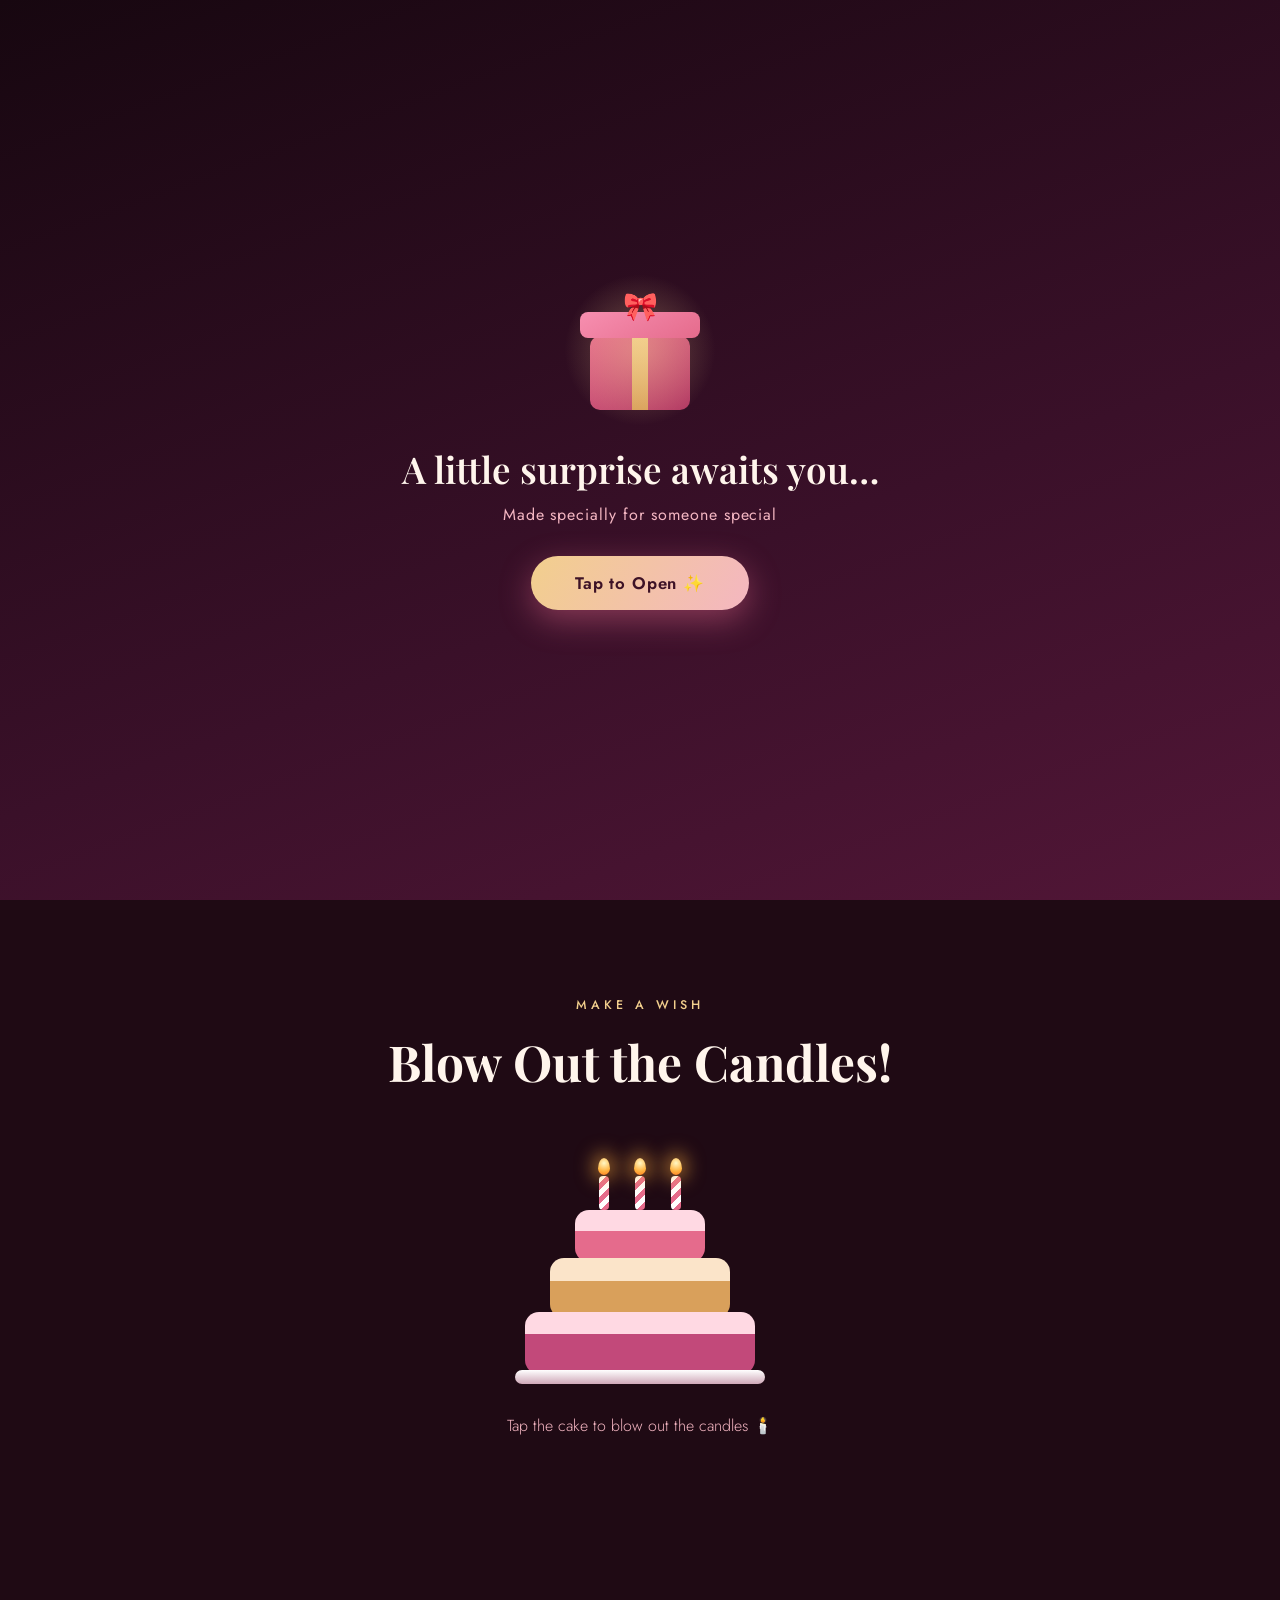
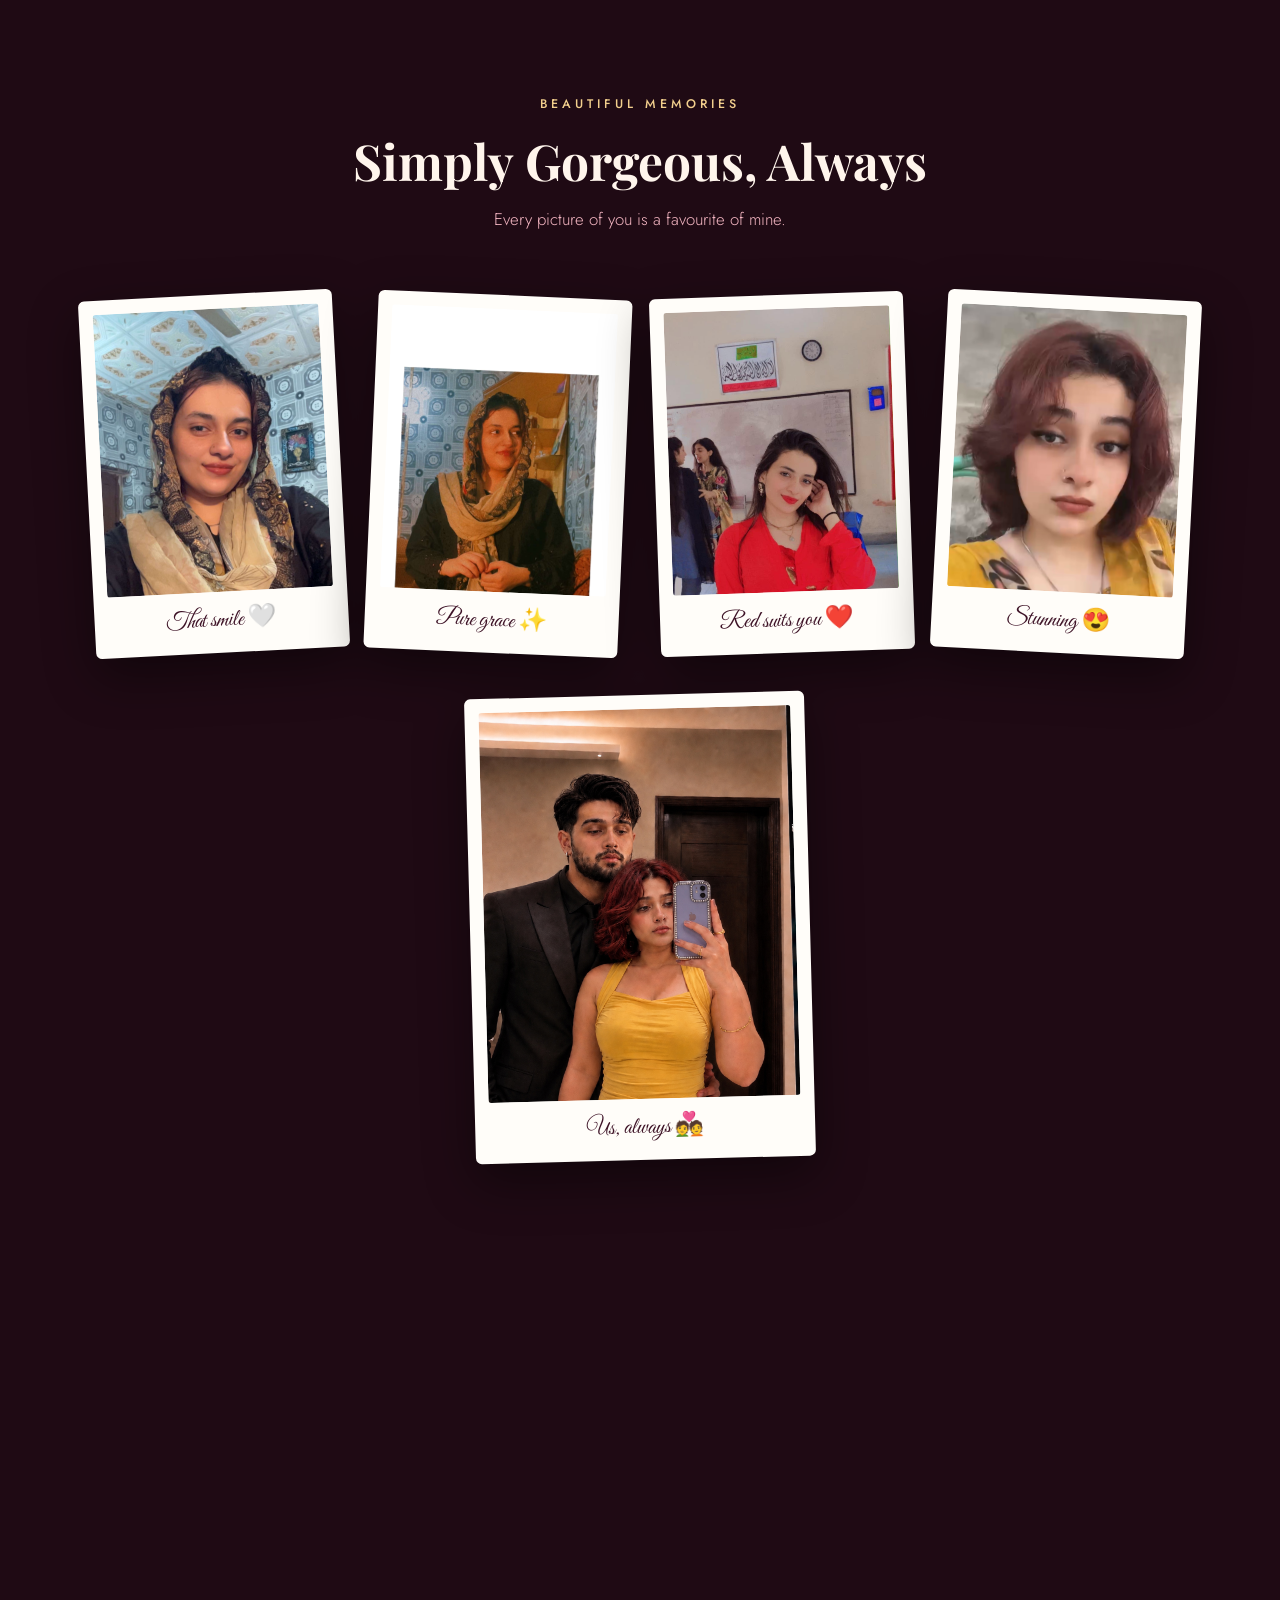
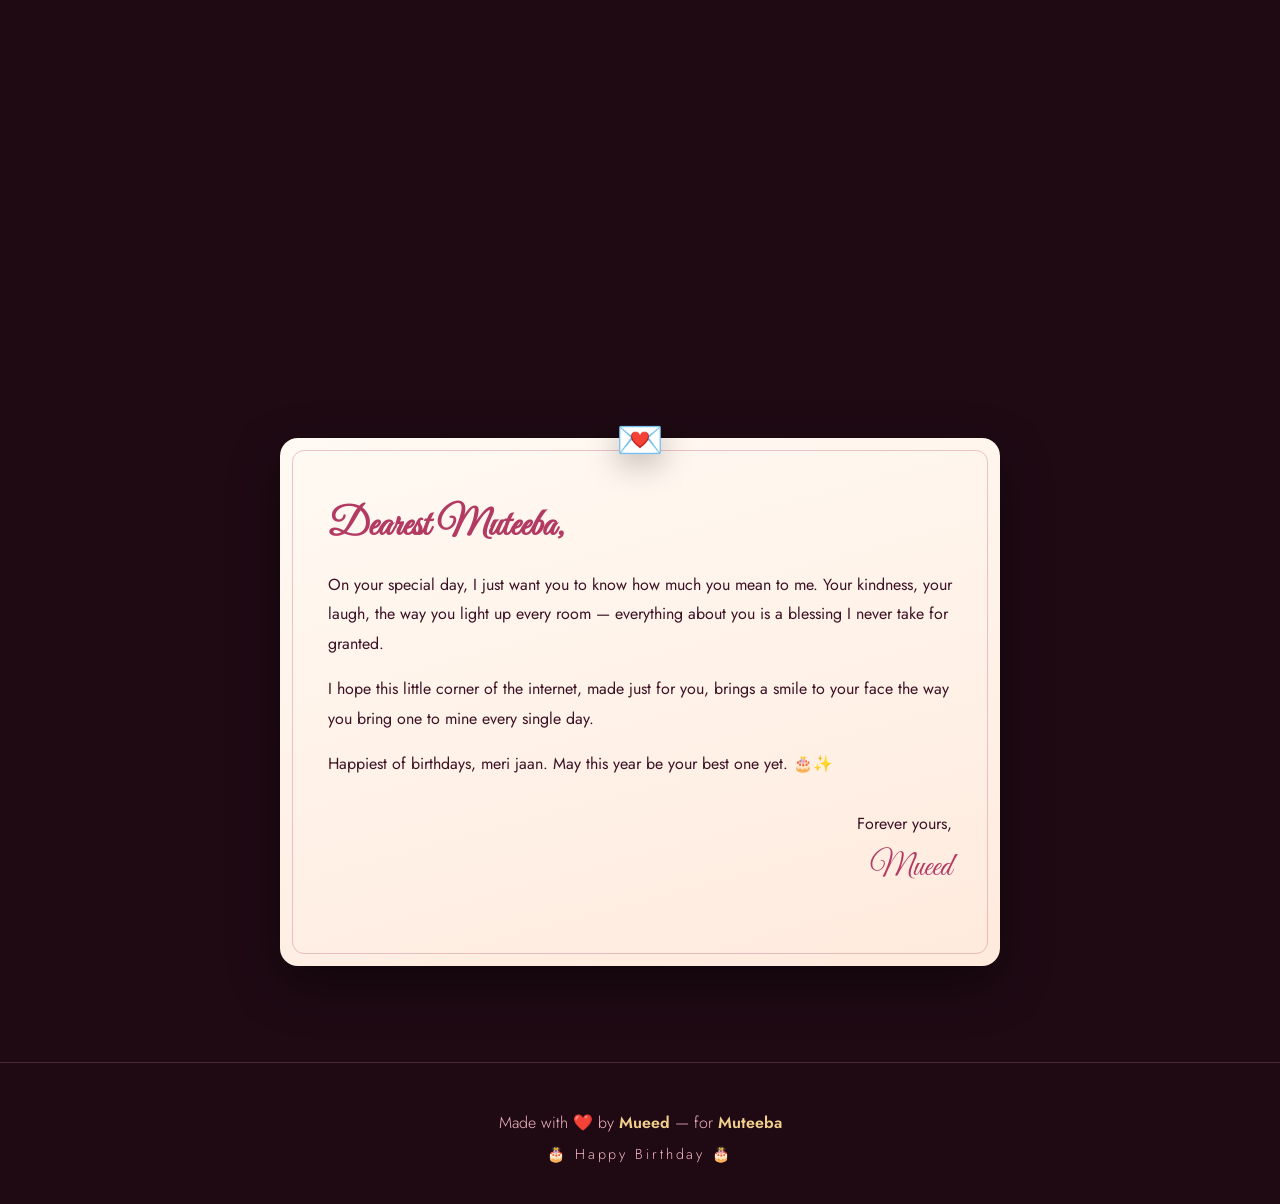
<file: muteeba-birthday/index.html>
<!DOCTYPE html>
<html lang="en">
<head>
  <meta charset="UTF-8" />
  <meta name="viewport" content="width=device-width, initial-scale=1.0" />
  <title>Happy Birthday Muteeba 🎂</title>
  <meta name="description" content="A birthday surprise for Muteeba, with love from Mueed." />
  <link rel="icon" href="data:image/svg+xml,<svg xmlns=%22http://www.w3.org/2000/svg%22 viewBox=%220 0 100 100%22><text y=%22.9em%22 font-size=%2290%22>🎂</text></svg>" />
  <link rel="preconnect" href="https://fonts.googleapis.com" />
  <link rel="preconnect" href="https://fonts.gstatic.com" crossorigin />
  <link href="https://fonts.googleapis.com/css2?family=Great+Vibes&family=Playfair+Display:ital,wght@0,400;0,600;0,700;1,400&family=Jost:wght@300;400;500;600&display=swap" rel="stylesheet" />
  <link rel="stylesheet" href="style.css" />
</head>
<body>

  <!-- ══════════ Intro Overlay ══════════ -->
  <div class="intro" id="intro">
    <div class="intro-inner">
      <div class="gift" id="gift">
        <div class="gift-lid"></div>
        <div class="gift-box"></div>
        <div class="gift-glow"></div>
      </div>
      <h2 class="intro-title">A little surprise awaits you…</h2>
      <p class="intro-sub">Made specially for someone special</p>
      <button class="btn-open" id="btnOpen">Tap to Open ✨</button>
    </div>
  </div>

  <!-- Confetti canvas -->
  <canvas id="confetti"></canvas>

  <!-- Floating decorations -->
  <div class="floaters" aria-hidden="true">
    <span class="balloon b1">🎈</span>
    <span class="balloon b2">🎈</span>
    <span class="balloon b3">🎈</span>
    <span class="balloon b4">🎈</span>
    <span class="heart h1">❤️</span>
    <span class="heart h2">🩷</span>
    <span class="heart h3">💛</span>
    <span class="spark s1">✨</span>
    <span class="spark s2">✨</span>
    <span class="spark s3">🌟</span>
  </div>

  <!-- ══════════ Hero ══════════ -->
  <header class="hero">
    <p class="hero-eyebrow reveal">It's your special day</p>
    <h1 class="hero-script reveal">Happy Birthday</h1>
    <h2 class="hero-name reveal">Muteeba</h2>
    <div class="hero-divider reveal"><span>❀</span></div>
    <p class="hero-sub reveal">May your day sparkle with joy, laughter and everything beautiful —<br class="only-desktop" /> just like you.</p>
    <p class="hero-from reveal">with all my love, <span>Mueed</span> 💝</p>
    <a href="#cake" class="hero-scroll reveal">↓ scroll for your surprise</a>
  </header>

  <!-- ══════════ Cake ══════════ -->
  <section class="section cake-section" id="cake">
    <p class="section-eyebrow reveal">Make a wish</p>
    <h2 class="section-title reveal">Blow Out the Candles!</h2>
    <div class="cake-wrap reveal">
      <div class="cake" id="cakeEl" role="button" tabindex="0" aria-label="Tap to blow out the candles">
        <div class="candles">
          <div class="candle"><div class="flame"></div></div>
          <div class="candle"><div class="flame"></div></div>
          <div class="candle"><div class="flame"></div></div>
        </div>
        <div class="layer layer-top"></div>
        <div class="layer layer-mid"></div>
        <div class="layer layer-bottom"></div>
        <div class="plate"></div>
      </div>
      <p class="cake-hint" id="cakeHint">Tap the cake to blow out the candles 🕯️</p>
      <p class="cake-wish" id="cakeWish">🎉 Yayy! May every single wish of yours come true, Muteeba! 🎉</p>
    </div>
  </section>

  <!-- ══════════ Gallery ══════════ -->
  <section class="section gallery-section">
    <p class="section-eyebrow reveal">Beautiful memories</p>
    <h2 class="section-title reveal">Simply Gorgeous, Always</h2>
    <p class="section-sub reveal">Every picture of you is a favourite of mine.</p>
    <div class="gallery">
      <figure class="polaroid reveal" style="--tilt:-3deg">
        <img src="photos/photo1.jpeg" alt="Muteeba smiling in a beautiful scarf" loading="lazy" />
        <figcaption>That smile 🤍</figcaption>
      </figure>
      <figure class="polaroid reveal" style="--tilt:2.5deg">
        <img src="photos/photo2.jpeg" alt="Muteeba looking graceful" loading="lazy" />
        <figcaption>Pure grace ✨</figcaption>
      </figure>
      <figure class="polaroid reveal" style="--tilt:-2deg">
        <img src="photos/photo3.jpeg" alt="Muteeba in a lovely red dress" loading="lazy" />
        <figcaption>Red suits you ❤️</figcaption>
      </figure>
      <figure class="polaroid reveal" style="--tilt:3deg">
        <img src="photos/photo4.jpeg" alt="A stunning portrait of Muteeba" loading="lazy" />
        <figcaption>Stunning 😍</figcaption>
      </figure>
      <figure class="polaroid reveal wide" style="--tilt:-1.5deg">
        <img src="photos/photo5.png" alt="Muteeba and Mueed together" loading="lazy" />
        <figcaption>Us, always 💑</figcaption>
      </figure>
    </div>
  </section>

  <!-- ══════════ Wishes ══════════ -->
  <section class="section wishes-section">
    <p class="section-eyebrow reveal">From my heart</p>
    <h2 class="section-title reveal">Wishes for You</h2>
    <div class="wishes">
      <article class="wish-card reveal">
        <div class="wish-icon">🌸</div>
        <h3>To Your Happiness</h3>
        <p>May every morning bring you a reason to smile, and every night end with a grateful heart. You deserve nothing but the purest happiness, Muteeba.</p>
      </article>
      <article class="wish-card reveal">
        <div class="wish-icon">🌙</div>
        <h3>To Your Dreams</h3>
        <p>May this year carry you closer to everything you've ever dreamed of. Keep shining — the world looks better with your light in it.</p>
      </article>
      <article class="wish-card reveal">
        <div class="wish-icon">🕊️</div>
        <h3>To Your Peace</h3>
        <p>May Allah bless you with health, peace and endless barakah. May your heart always be as beautiful and calm as your smile.</p>
      </article>
      <article class="wish-card reveal">
        <div class="wish-icon">💞</div>
        <h3>To Us</h3>
        <p>Thank you for being you — my favourite person, my calm and my joy. Here's to many more birthdays celebrated together.</p>
      </article>
    </div>
  </section>

  <!-- ══════════ Letter ══════════ -->
  <section class="section letter-section">
    <div class="letter reveal">
      <div class="letter-seal">💌</div>
      <h2 class="letter-title">Dearest Muteeba,</h2>
      <p>On your special day, I just want you to know how much you mean to me. Your kindness, your laugh, the way you light up every room — everything about you is a blessing I never take for granted.</p>
      <p>I hope this little corner of the internet, made just for you, brings a smile to your face the way you bring one to mine every single day.</p>
      <p>Happiest of birthdays, meri jaan. May this year be your best one yet. 🎂✨</p>
      <p class="letter-sign">Forever yours,<br /><span>Mueed</span></p>
    </div>
  </section>

  <footer class="footer">
    <p>Made with ❤️ by <strong>Mueed</strong> — for <strong>Muteeba</strong></p>
    <p class="footer-year">🎂 Happy Birthday 🎂</p>
  </footer>

  <script src="script.js"></script>
</body>
</html>
</file>
<file: muteeba-birthday/style.css>
/* ═══════════ Muteeba's Birthday — rose-gold & wine theme ═══════════ */
:root {
  --bg-1: #1f0a14;
  --bg-2: #38122a;
  --bg-3: #57173a;
  --rose: #f4b6c2;
  --rose-deep: #e56b8c;
  --gold: #f2cf8d;
  --gold-deep: #d9a05b;
  --cream: #fff5ec;
  --ink: #3d1226;
  --card: rgba(255, 245, 236, 0.06);
  --shadow: 0 18px 50px rgba(0, 0, 0, 0.45);
}

* { margin: 0; padding: 0; box-sizing: border-box; }

html { scroll-behavior: smooth; background: var(--bg-1); }
body.locked { overflow: hidden; }

body {
  font-family: "Jost", sans-serif;
  color: var(--cream);
  background:
    radial-gradient(1200px 700px at 85% -10%, rgba(229, 107, 140, 0.28), transparent 60%),
    radial-gradient(900px 600px at -10% 30%, rgba(242, 207, 141, 0.14), transparent 55%),
    radial-gradient(1000px 800px at 50% 110%, rgba(229, 107, 140, 0.18), transparent 60%),
    linear-gradient(160deg, var(--bg-1), var(--bg-2) 55%, var(--bg-3));
  background-attachment: fixed;
  min-height: 100vh;
  overflow-x: hidden;
}

/* ═══════════ Intro overlay ═══════════ */
.intro {
  position: fixed;
  inset: 0;
  z-index: 60;
  display: flex;
  align-items: center;
  justify-content: center;
  background: linear-gradient(160deg, #170710, #3a1029 60%, #521637);
  transition: opacity 0.9s ease, visibility 0.9s;
}
.intro.hidden { opacity: 0; visibility: hidden; pointer-events: none; }
.intro-inner { text-align: center; padding: 24px; }

.gift { position: relative; width: 120px; height: 120px; margin: 0 auto 34px; animation: bob 2.4s ease-in-out infinite; }
.gift-box {
  position: absolute; bottom: 0; left: 10px; width: 100px; height: 74px;
  background: linear-gradient(150deg, var(--rose-deep), #b23a63);
  border-radius: 10px;
}
.gift-box::after {
  content: ""; position: absolute; left: 42px; top: 0; width: 16px; height: 100%;
  background: linear-gradient(var(--gold), var(--gold-deep));
}
.gift-lid {
  position: absolute; top: 22px; left: 0; width: 120px; height: 26px;
  background: linear-gradient(150deg, #f78fb0, var(--rose-deep));
  border-radius: 8px; z-index: 2;
}
.gift-lid::before {
  content: "🎀"; position: absolute; top: -26px; left: 50%; transform: translateX(-50%); font-size: 28px;
}
.gift-glow {
  position: absolute; inset: -22px;
  background: radial-gradient(circle, rgba(242, 207, 141, 0.35), transparent 65%);
  border-radius: 50%; animation: pulse 2s ease-in-out infinite;
}
@keyframes bob { 0%, 100% { transform: translateY(0); } 50% { transform: translateY(-10px); } }
@keyframes pulse { 0%, 100% { opacity: 0.5; } 50% { opacity: 1; } }

.intro-title { font-family: "Playfair Display", serif; font-size: clamp(1.5rem, 4.5vw, 2.3rem); font-weight: 600; }
.intro-sub { margin-top: 10px; color: var(--rose); letter-spacing: 0.06em; }
.btn-open {
  margin-top: 30px; padding: 15px 44px; border: none; border-radius: 999px; cursor: pointer;
  font-family: "Jost", sans-serif; font-size: 1.05rem; font-weight: 600; letter-spacing: 0.05em;
  color: var(--ink);
  background: linear-gradient(120deg, var(--gold), var(--rose), var(--gold));
  background-size: 220% 100%;
  box-shadow: 0 10px 32px rgba(229, 107, 140, 0.45);
  transition: transform 0.25s ease, box-shadow 0.25s ease;
  animation: shimmer 3.2s linear infinite;
}
.btn-open:hover { transform: translateY(-3px) scale(1.04); box-shadow: 0 16px 40px rgba(229, 107, 140, 0.6); }
@keyframes shimmer { to { background-position: -220% 0; } }

/* ═══════════ Confetti canvas ═══════════ */
#confetti { position: fixed; inset: 0; z-index: 50; pointer-events: none; }

/* ═══════════ Floating decorations ═══════════ */
.floaters { position: fixed; inset: 0; z-index: 1; pointer-events: none; overflow: hidden; }
.floaters span { position: absolute; opacity: 0.5; filter: saturate(1.2); }
.balloon { font-size: 34px; bottom: -60px; animation: rise 16s linear infinite; }
.b1 { left: 6%; animation-delay: 0s; }
.b2 { left: 28%; animation-delay: 5s; font-size: 26px; }
.b3 { left: 68%; animation-delay: 9s; }
.b4 { left: 88%; animation-delay: 2.5s; font-size: 28px; }
.heart { font-size: 22px; bottom: -40px; animation: rise 19s linear infinite; }
.h1 { left: 16%; animation-delay: 7s; }
.h2 { left: 48%; animation-delay: 12s; }
.h3 { left: 80%; animation-delay: 4s; }
.spark { font-size: 18px; animation: twinkle 3.4s ease-in-out infinite; }
.s1 { top: 18%; left: 10%; }
.s2 { top: 32%; right: 8%; animation-delay: 1.2s; }
.s3 { top: 64%; left: 5%; animation-delay: 2s; }
@keyframes rise {
  0% { transform: translateY(0) rotate(-4deg); opacity: 0; }
  8% { opacity: 0.55; }
  92% { opacity: 0.45; }
  100% { transform: translateY(-115vh) rotate(5deg); opacity: 0; }
}
@keyframes twinkle { 0%, 100% { opacity: 0.15; transform: scale(0.8); } 50% { opacity: 0.8; transform: scale(1.15); } }

/* ═══════════ Reveal on scroll ═══════════ */
.reveal { opacity: 0; transform: translateY(34px); transition: opacity 0.9s ease, transform 0.9s ease; }
.reveal.in { opacity: 1; transform: translateY(0); }

/* ═══════════ Hero ═══════════ */
.hero {
  position: relative; z-index: 2;
  min-height: 100vh;
  display: flex; flex-direction: column; align-items: center; justify-content: center;
  text-align: center; padding: 90px 22px 60px;
}
.hero-eyebrow {
  text-transform: uppercase; letter-spacing: 0.35em; font-size: 0.82rem;
  color: var(--gold); font-weight: 500;
}
.hero-script {
  font-family: "Great Vibes", cursive;
  font-size: clamp(3.2rem, 9vw, 6rem);
  font-weight: 400; line-height: 1.1; margin-top: 18px;
  color: var(--rose);
  text-shadow: 0 6px 30px rgba(229, 107, 140, 0.45);
}
.hero-name {
  font-family: "Playfair Display", serif;
  font-size: clamp(3.4rem, 11vw, 7.5rem);
  font-weight: 700; letter-spacing: 0.04em; line-height: 1.05;
  background: linear-gradient(100deg, var(--gold) 10%, #fff0d9 35%, var(--rose) 65%, var(--gold-deep) 95%);
  background-size: 200% 100%;
  -webkit-background-clip: text; background-clip: text;
  -webkit-text-fill-color: transparent; color: transparent;
  animation: shine 6s linear infinite;
}
@keyframes shine { to { background-position: 200% 0; } }
.hero-divider { display: flex; align-items: center; gap: 16px; margin: 26px 0; color: var(--gold); }
.hero-divider::before, .hero-divider::after {
  content: ""; width: min(120px, 24vw); height: 1px;
  background: linear-gradient(90deg, transparent, var(--gold));
}
.hero-divider::after { background: linear-gradient(90deg, var(--gold), transparent); }
.hero-sub { font-size: clamp(1.02rem, 2.6vw, 1.25rem); font-weight: 300; line-height: 1.75; color: #ffe9ef; max-width: 640px; }
.hero-from { margin-top: 26px; font-size: 1.05rem; color: var(--rose); }
.hero-from span { font-family: "Great Vibes", cursive; font-size: 1.7rem; color: var(--gold); }
.hero-scroll {
  margin-top: 54px; color: rgba(255, 245, 236, 0.65); text-decoration: none;
  font-size: 0.9rem; letter-spacing: 0.12em; animation: bob 2.2s ease-in-out infinite;
}
.hero-scroll:hover { color: var(--gold); }

/* ═══════════ Sections ═══════════ */
.section { position: relative; z-index: 2; padding: 96px 22px; max-width: 1150px; margin: 0 auto; text-align: center; }
.section-eyebrow { text-transform: uppercase; letter-spacing: 0.32em; font-size: 0.78rem; color: var(--gold); font-weight: 500; }
.section-title {
  font-family: "Playfair Display", serif;
  font-size: clamp(2rem, 5.5vw, 3.1rem); font-weight: 700; margin-top: 14px; color: var(--cream);
}
.section-sub { margin-top: 14px; color: var(--rose); font-weight: 300; font-size: 1.05rem; }

/* ═══════════ Cake ═══════════ */
.cake-wrap { margin-top: 56px; }
.cake {
  position: relative; width: 250px; height: 230px; margin: 0 auto; cursor: pointer;
  transition: transform 0.3s ease; outline: none;
}
.cake:hover, .cake:focus-visible { transform: scale(1.05); }
.layer { position: absolute; left: 50%; transform: translateX(-50%); border-radius: 14px; }
.layer-top {
  bottom: 118px; width: 130px; height: 52px;
  background: linear-gradient(180deg, #ffd9e3 0 40%, var(--rose-deep) 40%);
}
.layer-mid {
  bottom: 62px; width: 180px; height: 60px;
  background: linear-gradient(180deg, #fbe4c9 0 38%, var(--gold-deep) 38%);
}
.layer-bottom {
  bottom: 6px; width: 230px; height: 62px;
  background: linear-gradient(180deg, #ffd9e3 0 36%, #c2497a 36%);
}
.plate {
  position: absolute; bottom: -4px; left: 50%; transform: translateX(-50%);
  width: 250px; height: 14px; border-radius: 999px;
  background: linear-gradient(180deg, #fff, #cfa8b8);
}
.candles { position: absolute; bottom: 170px; left: 50%; transform: translateX(-50%); display: flex; gap: 26px; }
.candle {
  position: relative; width: 10px; height: 34px; border-radius: 4px;
  background: repeating-linear-gradient(135deg, #fff 0 5px, var(--rose-deep) 5px 10px);
}
.flame {
  position: absolute; top: -18px; left: 50%; transform: translateX(-50%);
  width: 12px; height: 17px;
  background: radial-gradient(circle at 50% 30%, #fff7c4, #ffb340 60%, #ff7b1f);
  border-radius: 50% 50% 50% 50% / 62% 62% 38% 38%;
  box-shadow: 0 0 18px 5px rgba(255, 176, 64, 0.55);
  animation: flicker 0.35s ease-in-out infinite alternate;
  transition: opacity 0.5s ease, transform 0.5s ease;
}
@keyframes flicker { from { transform: translateX(-50%) scale(1) rotate(-2deg); } to { transform: translateX(-52%) scale(1.12) rotate(3deg); } }
.cake.blown .flame { opacity: 0; transform: translateX(-50%) scale(0.2) translateY(-12px); animation: none; }
.cake-hint { margin-top: 34px; color: var(--rose); font-weight: 300; transition: opacity 0.4s; }
.cake-wish {
  margin-top: 34px; font-family: "Playfair Display", serif;
  font-size: clamp(1.15rem, 3.2vw, 1.5rem); color: var(--gold);
  opacity: 0; transform: scale(0.9); transition: opacity 0.6s ease 0.2s, transform 0.6s ease 0.2s;
}
.cake-section.done .cake-hint { opacity: 0; }
.cake-section.done .cake-wish { opacity: 1; transform: scale(1); }

/* ═══════════ Gallery ═══════════ */
.gallery {
  margin-top: 64px;
  display: grid;
  grid-template-columns: repeat(auto-fit, minmax(230px, 1fr));
  gap: 42px 30px;
  justify-items: center;
}
.polaroid {
  --tilt: 0deg;
  background: #fffdf9;
  padding: 14px 14px 18px;
  border-radius: 6px;
  box-shadow: var(--shadow);
  transform: rotate(var(--tilt));
  transition: transform 0.35s ease, box-shadow 0.35s ease;
  max-width: 290px;
  width: 100%;
}
.polaroid.in { transform: rotate(var(--tilt)); }
.polaroid:hover {
  transform: rotate(0deg) translateY(-10px) scale(1.04);
  box-shadow: 0 26px 60px rgba(229, 107, 140, 0.35);
  z-index: 3;
}
.polaroid img {
  display: block; width: 100%; aspect-ratio: 4 / 5; object-fit: cover; object-position: top;
  border-radius: 3px; cursor: zoom-in;
}
.polaroid figcaption {
  margin-top: 13px; font-family: "Great Vibes", cursive;
  font-size: 1.45rem; color: var(--ink);
}
.polaroid.wide { max-width: 340px; grid-column: 1 / -1; justify-self: center; }

/* Lightbox */
.lightbox {
  position: fixed; inset: 0; z-index: 70; display: flex; align-items: center; justify-content: center;
  background: rgba(18, 5, 12, 0.92); opacity: 0; visibility: hidden; transition: opacity 0.35s;
  padding: 28px; cursor: zoom-out;
}
.lightbox.open { opacity: 1; visibility: visible; }
.lightbox img {
  max-width: 92vw; max-height: 88vh; border-radius: 10px;
  box-shadow: 0 30px 80px rgba(0, 0, 0, 0.6);
}

/* ═══════════ Wishes ═══════════ */
.wishes {
  margin-top: 60px;
  display: grid;
  grid-template-columns: repeat(auto-fit, minmax(250px, 1fr));
  gap: 26px;
  text-align: left;
}
.wish-card {
  background: var(--card);
  border: 1px solid rgba(244, 182, 194, 0.22);
  border-radius: 18px;
  padding: 32px 28px;
  backdrop-filter: blur(8px);
  transition: transform 0.35s ease, border-color 0.35s ease, background 0.35s ease;
}
.wish-card:hover {
  transform: translateY(-8px);
  border-color: rgba(242, 207, 141, 0.55);
  background: rgba(255, 245, 236, 0.09);
}
.wish-icon { font-size: 2rem; }
.wish-card h3 {
  font-family: "Playfair Display", serif; font-size: 1.3rem;
  margin: 16px 0 12px; color: var(--gold);
}
.wish-card p { font-weight: 300; line-height: 1.75; color: #ffe9ef; }

/* ═══════════ Letter ═══════════ */
.letter {
  position: relative;
  max-width: 720px; margin: 0 auto; text-align: left;
  background: linear-gradient(165deg, #fffaf3, #ffeadd);
  color: var(--ink);
  border-radius: 18px;
  padding: 64px 48px 52px;
  box-shadow: var(--shadow);
}
.letter::before {
  content: ""; position: absolute; inset: 12px;
  border: 1px solid rgba(178, 58, 99, 0.28); border-radius: 12px; pointer-events: none;
}
.letter-seal {
  position: absolute; top: -26px; left: 50%; transform: translateX(-50%);
  font-size: 2.4rem; filter: drop-shadow(0 8px 16px rgba(0, 0, 0, 0.3));
}
.letter-title { font-family: "Great Vibes", cursive; font-size: 2.4rem; color: #b23a63; margin-bottom: 20px; }
.letter p { line-height: 1.85; margin-bottom: 16px; font-weight: 400; }
.letter-sign { margin-top: 30px; text-align: right; }
.letter-sign span { font-family: "Great Vibes", cursive; font-size: 2rem; color: #b23a63; }

/* ═══════════ Footer ═══════════ */
.footer {
  position: relative; z-index: 2;
  text-align: center; padding: 48px 20px 40px;
  border-top: 1px solid rgba(244, 182, 194, 0.18);
  color: var(--rose); font-weight: 300;
}
.footer strong { color: var(--gold); font-weight: 600; }
.footer-year { margin-top: 10px; letter-spacing: 0.2em; font-size: 0.9rem; }

@media (max-width: 640px) {
  .only-desktop { display: none; }
  .section { padding: 70px 18px; }
  .letter { padding: 54px 26px 42px; }
}

@media (prefers-reduced-motion: reduce) {
  *, *::before, *::after { animation: none !important; transition-duration: 0.01ms !important; }
}
</file>
